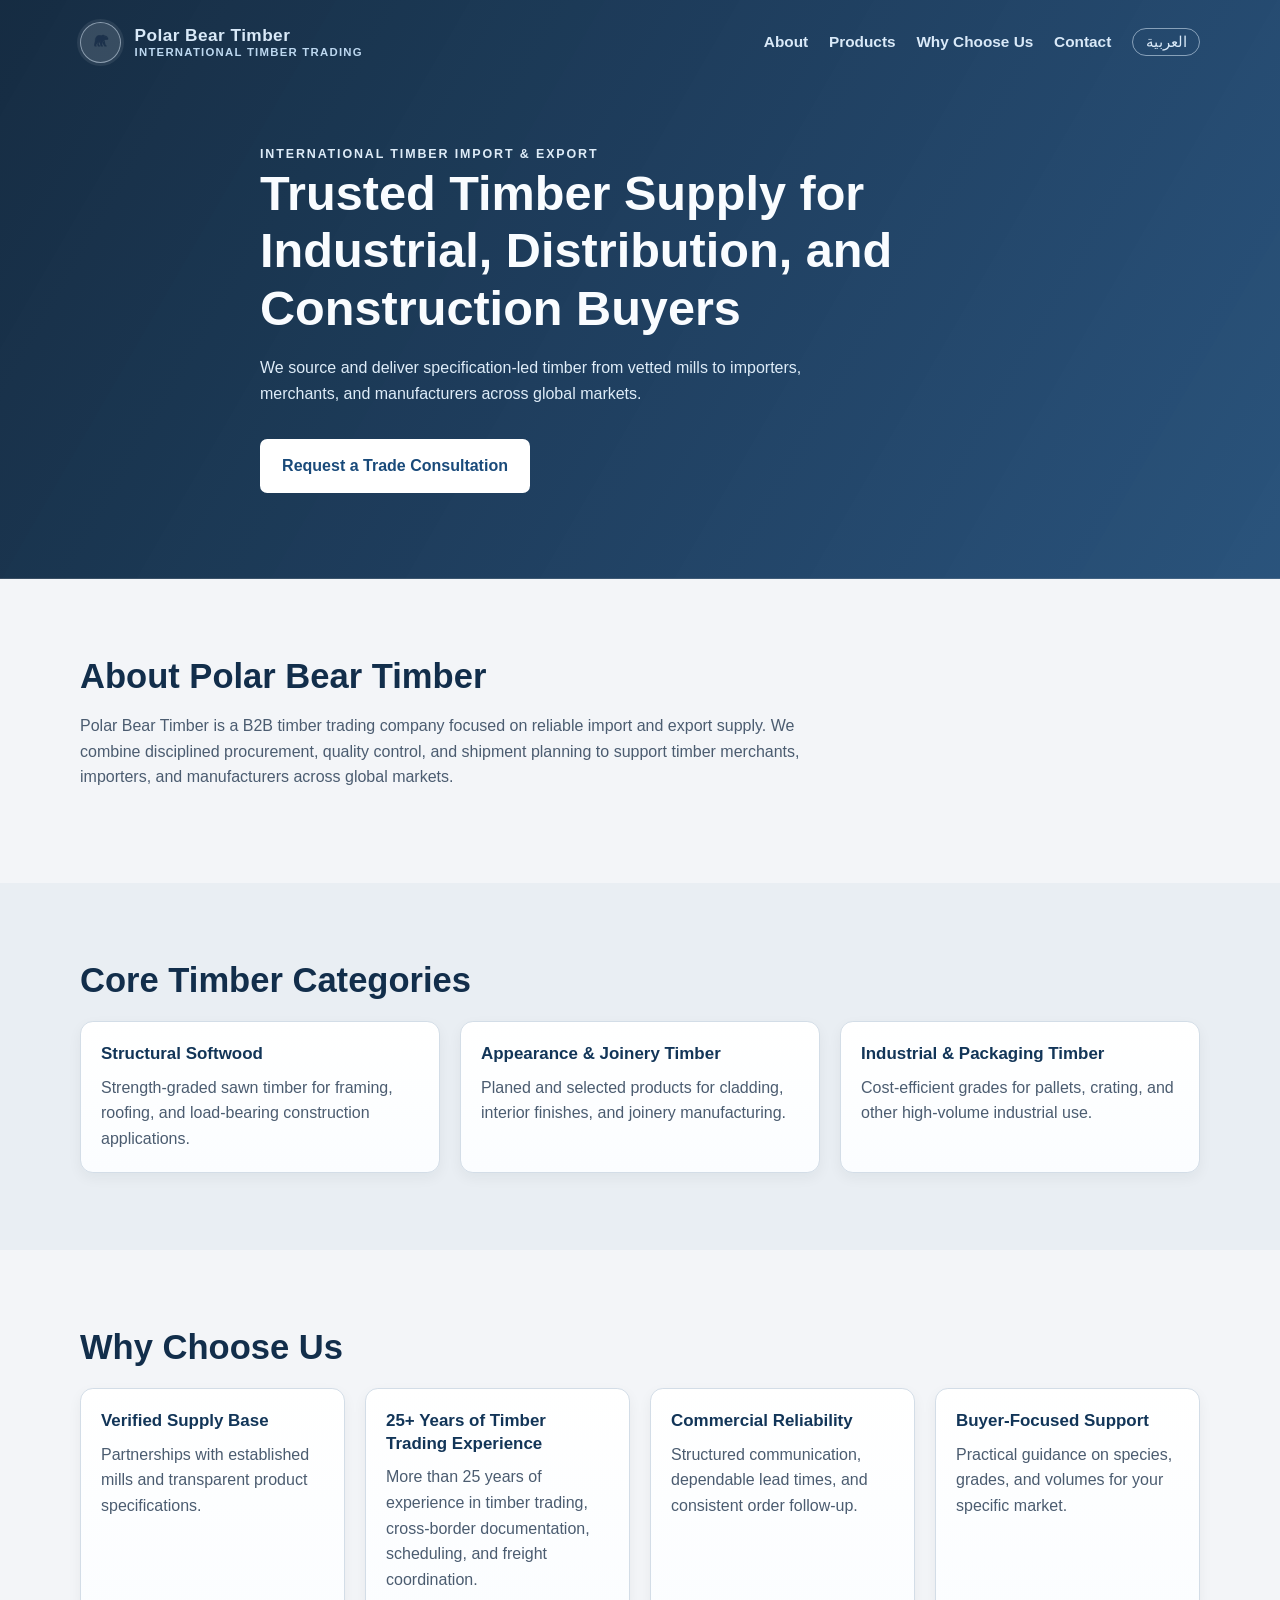
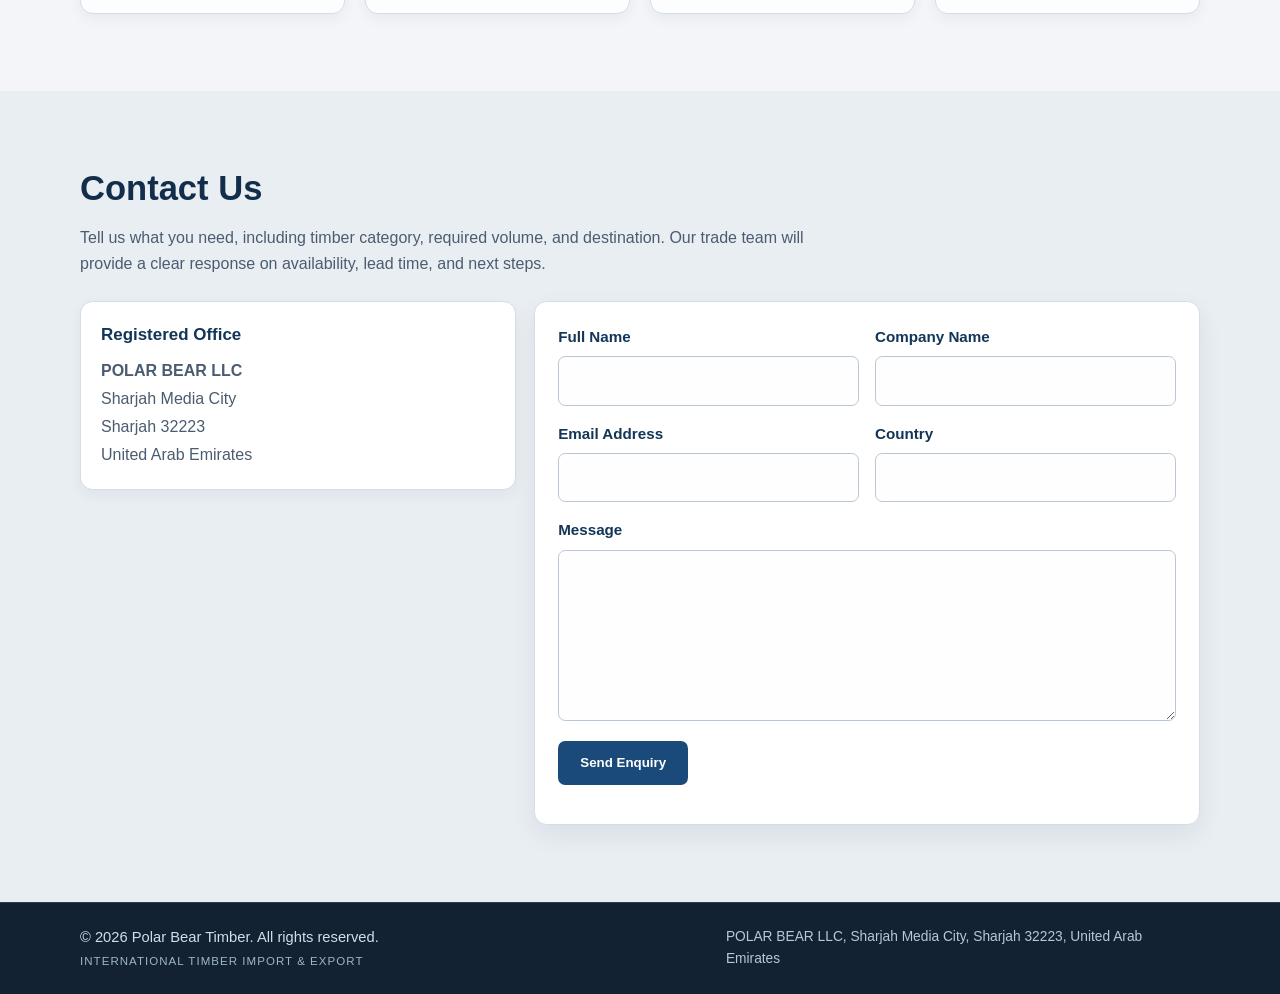
<file: index.html>
<!DOCTYPE html>
<html lang="en">
  <head>
    <meta charset="UTF-8" />
    <meta name="viewport" content="width=device-width, initial-scale=1.0" />
    <title>Polar Bear Timber | International Timber Trading</title>
    <meta
      name="description"
      content="Polar Bear Timber is a B2B timber trading company supplying specification-led timber to importers, merchants, and manufacturers across global markets."
    />
    <link rel="canonical" href="https://polarbeartimber.com/" />
    <link rel="alternate" hreflang="en" href="https://polarbeartimber.com/" />
    <link rel="alternate" hreflang="ar" href="https://polarbeartimber.com/ar" />
    <link rel="alternate" hreflang="x-default" href="https://polarbeartimber.com/" />
    <link rel="icon" type="image/png" sizes="32x32" href="assets/favicon.png" />
    <link rel="shortcut icon" href="assets/favicon.png" />
    <link rel="apple-touch-icon" href="assets/favicon.png" />
    <link rel="stylesheet" href="style.css" />
  </head>
  <body>
    <header class="hero" id="top">
      <nav class="container nav">
        <a class="brand" href="#top" aria-label="Polar Bear Timber home">
          <img class="brand-icon" src="assets/favicon.png" alt="Polar Bear Timber bear icon" />
          <span class="brand-text">
            <strong>Polar Bear Timber</strong>
            <span>International Timber Trading</span>
          </span>
        </a>
        <ul>
          <li><a href="#about">About</a></li>
          <li><a href="#products">Products</a></li>
          <li><a href="#why-us">Why Choose Us</a></li>
          <li><a href="#contact">Contact</a></li>
          <li><a class="language-link" href="/ar">العربية</a></li>
        </ul>
      </nav>

      <div class="container hero-content">
        <p class="eyebrow">International Timber Import &amp; Export</p>
        <h1>Trusted Timber Supply for Industrial, Distribution, and Construction Buyers</h1>
        <p>
          We source and deliver specification-led timber from vetted mills to importers, merchants,
          and manufacturers across global markets.
        </p>
        <a class="button" href="#contact">Request a Trade Consultation</a>
      </div>
    </header>

    <main>
      <section class="section" id="about">
        <div class="container">
          <h2>About Polar Bear Timber</h2>
          <p>
            Polar Bear Timber is a B2B timber trading company focused on reliable import and export
            supply. We combine disciplined procurement, quality control, and shipment planning to
            support timber merchants, importers, and manufacturers across global markets.
          </p>
        </div>
      </section>

      <section class="section section-alt" id="products">
        <div class="container">
          <h2>Core Timber Categories</h2>
          <div class="grid products-grid">
            <article class="card">
              <h3>Structural Softwood</h3>
              <p>
                Strength-graded sawn timber for framing, roofing, and load-bearing construction
                applications.
              </p>
            </article>
            <article class="card">
              <h3>Appearance &amp; Joinery Timber</h3>
              <p>
                Planed and selected products for cladding, interior finishes, and joinery
                manufacturing.
              </p>
            </article>
            <article class="card">
              <h3>Industrial &amp; Packaging Timber</h3>
              <p>
                Cost-efficient grades for pallets, crating, and other high-volume industrial use.
              </p>
            </article>
          </div>
        </div>
      </section>

      <section class="section" id="why-us">
        <div class="container">
          <h2>Why Choose Us</h2>
          <div class="grid benefits-grid">
            <article class="card">
              <h3>Verified Supply Base</h3>
              <p>Partnerships with established mills and transparent product specifications.</p>
            </article>
            <article class="card">
              <h3>25+ Years of Timber Trading Experience</h3>
              <p>More than 25 years of experience in timber trading, cross-border documentation, scheduling, and freight coordination.</p>
            </article>
            <article class="card">
              <h3>Commercial Reliability</h3>
              <p>Structured communication, dependable lead times, and consistent order follow-up.</p>
            </article>
            <article class="card">
              <h3>Buyer-Focused Support</h3>
              <p>Practical guidance on species, grades, and volumes for your specific market.</p>
            </article>
          </div>
        </div>
      </section>

      <section class="section section-alt" id="contact">
        <div class="container contact-box">
          <div class="contact-intro">
            <h2>Contact Us</h2>
            <p>
              Tell us what you need, including timber category, required volume, and destination.
              Our trade team will provide a clear response on availability, lead time, and next
              steps.
            </p>
          </div>

          <div class="contact-layout">
            <div class="contact-details" aria-label="Company address">
              <h3>Registered Office</h3>
              <address>
                <strong>POLAR BEAR LLC</strong><br />
                Sharjah Media City<br />
                Sharjah 32223<br />
                United Arab Emirates
              </address>
            </div>

            <form class="enquiry-form" method="POST" action="https://formspree.io/f/xbdzaval">
              <input type="hidden" name="_subject" value="New Polar Bear Timber enquiry" />
              <div class="form-grid">
                <label for="full-name">
                  Full Name
                  <input id="full-name" name="full-name" type="text" autocomplete="name" required />
                </label>

                <label for="company-name">
                  Company Name
                  <input id="company-name" name="company-name" type="text" autocomplete="organization" required />
                </label>

                <label for="email-address">
                  Email Address
                  <input id="email-address" name="email-address" type="email" autocomplete="email" required />
                </label>

                <label for="country">
                  Country
                  <input id="country" name="country" type="text" autocomplete="country-name" required />
                </label>

                <label class="full-width" for="message">
                  Message
                  <textarea id="message" name="message" rows="6" required></textarea>
                </label>
              </div>

              <button type="submit" class="button form-submit">Send Enquiry</button>
              <p id="form-status" role="status" aria-live="polite"></p>
            </form>
          </div>
        </div>
      </section>
    </main>

    <footer>
      <div class="container footer-content">
        <div class="footer-branding">
          <p>&copy; <span id="year">2026</span> Polar Bear Timber. All rights reserved.</p>
          <p class="footer-tagline">International Timber Import &amp; Export</p>
        </div>
        <address aria-label="Polar Bear Timber address">
          POLAR BEAR LLC, Sharjah Media City, Sharjah 32223, United Arab Emirates
        </address>
      </div>
    </footer>

    <script>
      const enquiryForm = document.querySelector(".enquiry-form");
      const formStatus = document.getElementById("form-status");

      enquiryForm?.addEventListener("submit", async (event) => {
        event.preventDefault();

        formStatus.textContent = "Sending your enquiry...";

        try {
          const response = await fetch(enquiryForm.action, {
            method: "POST",
            body: new FormData(enquiryForm),
            headers: {
              Accept: "application/json",
            },
          });

          if (!response.ok) {
            throw new Error("Submission failed");
          }

          enquiryForm.innerHTML =
            '<h3>Thank you for your enquiry.</h3><p>Our timber trade team has received your message and will reply shortly.</p>';
        } catch (error) {
          formStatus.textContent =
            "We couldn't send your enquiry right now. Please try again in a moment.";
        }
      });
    </script>
  </body>
</html>
</file>
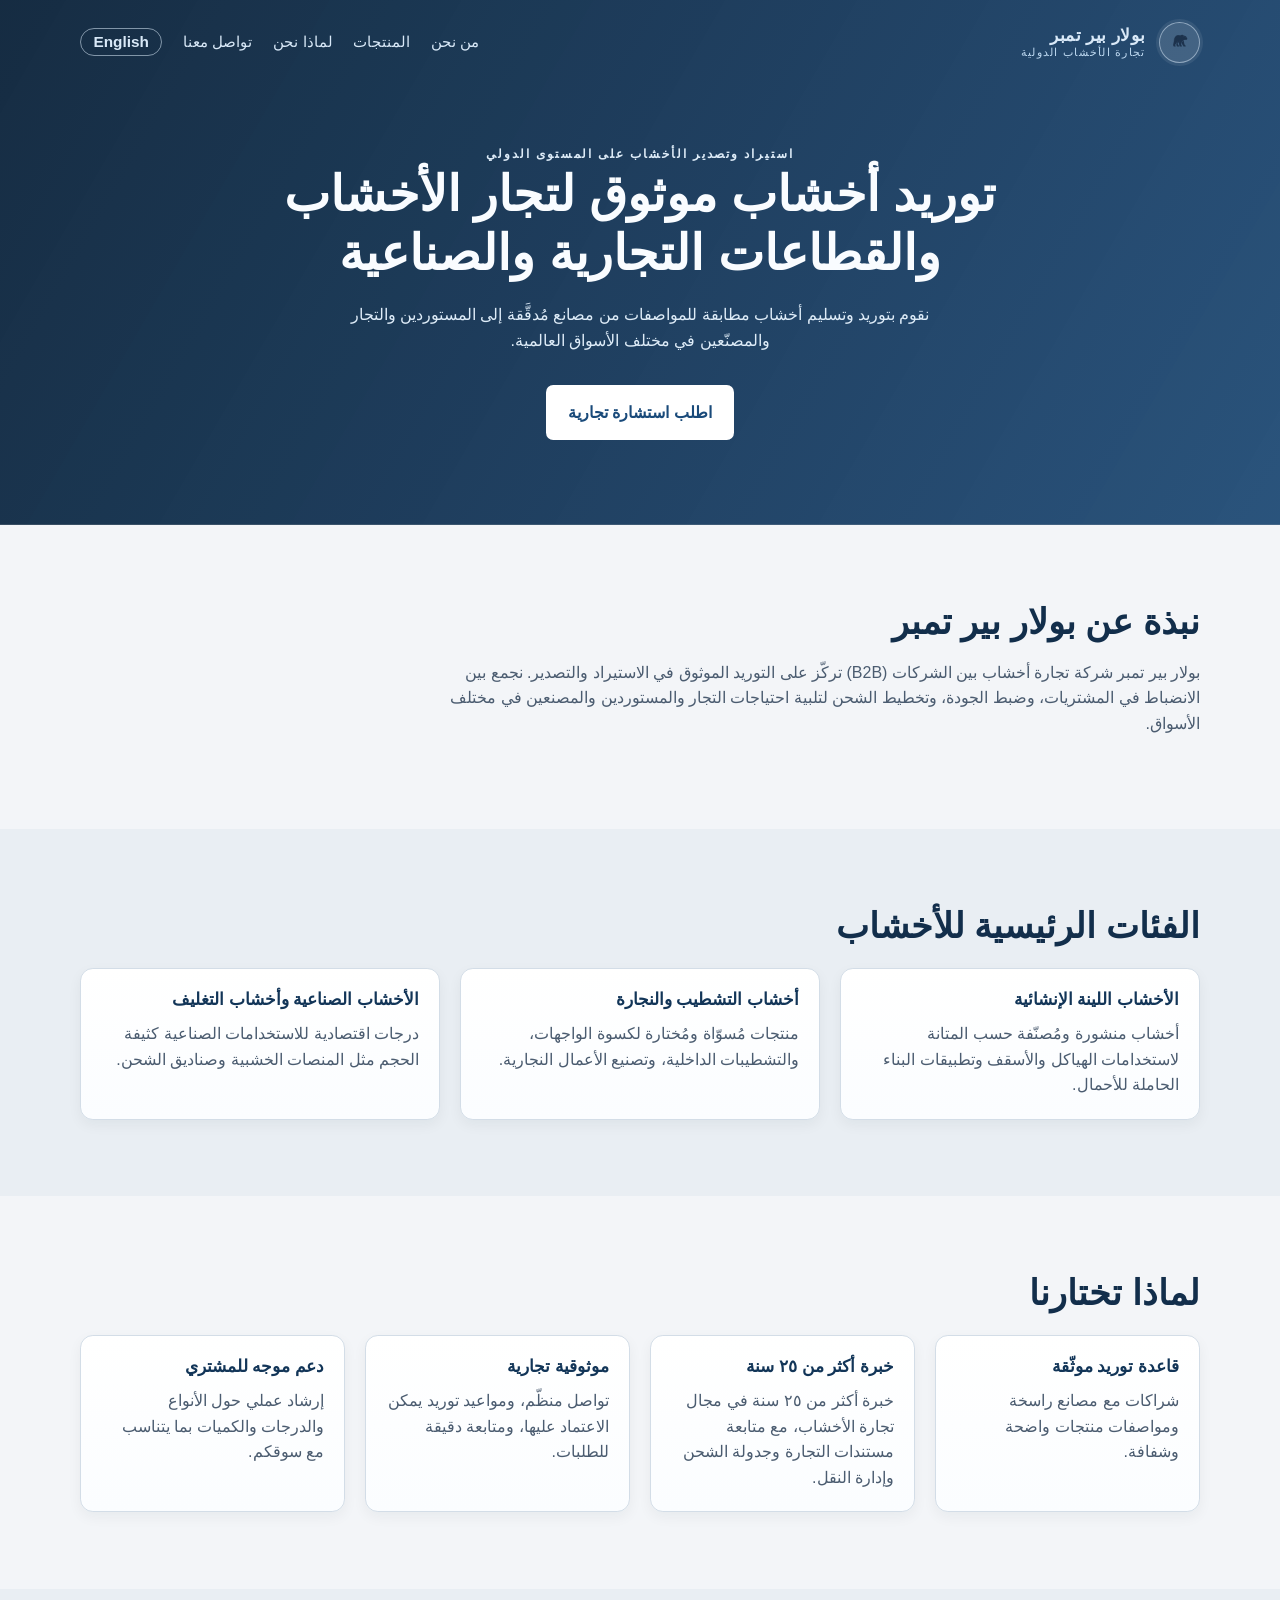
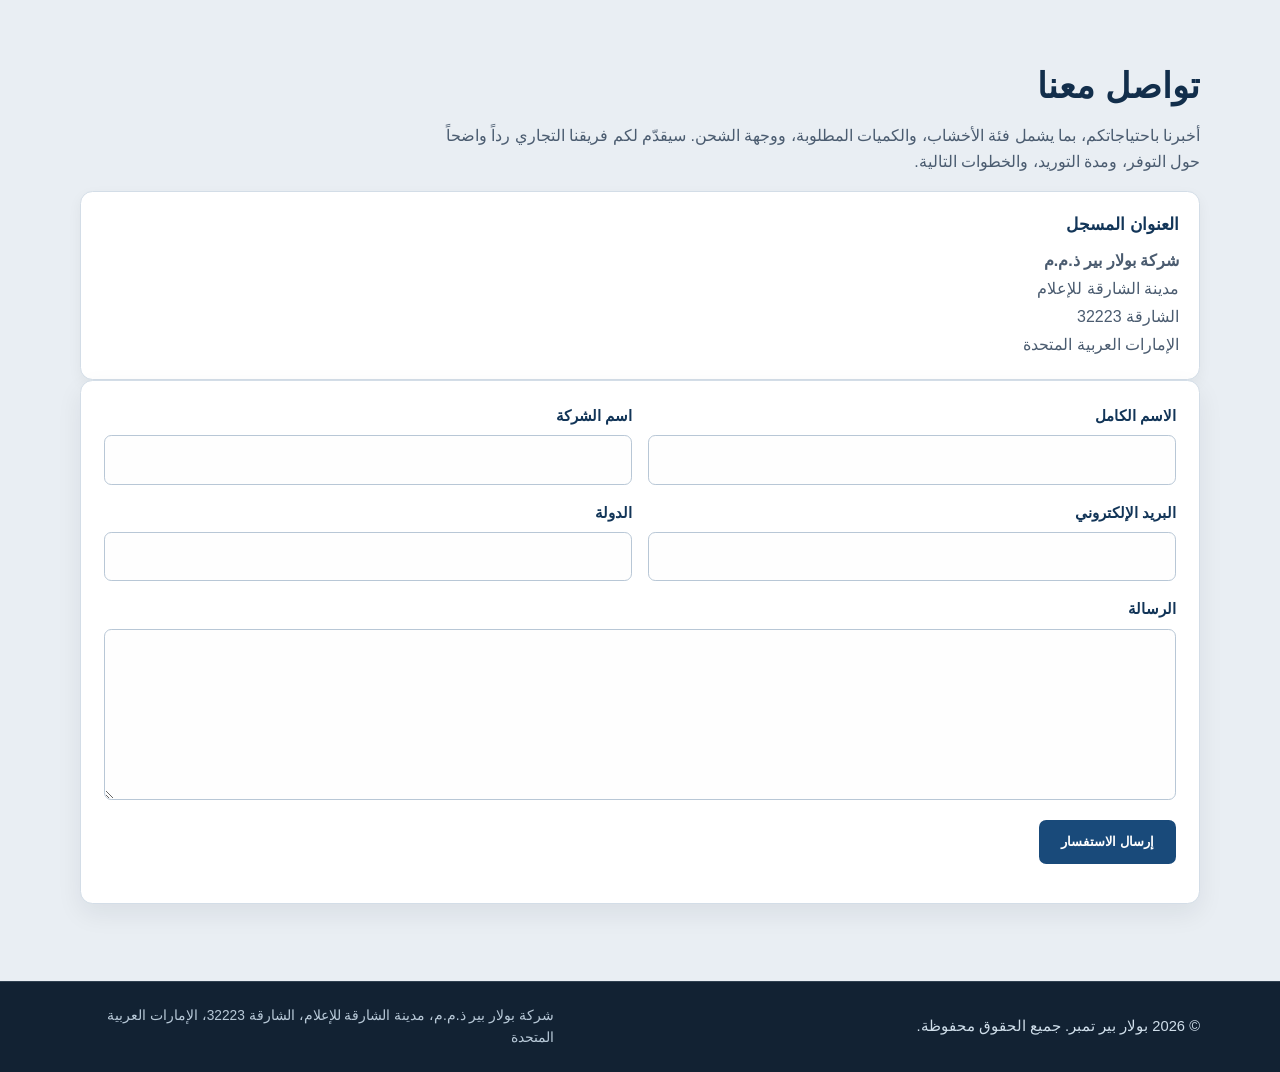
<file: ar.html>
<!DOCTYPE html>
<html lang="ar" dir="rtl">
  <head>
    <meta charset="UTF-8" />
    <meta name="viewport" content="width=device-width, initial-scale=1.0" />
    <title>بولار بير تمبر | تجارة الأخشاب الدولية</title>
    <meta
      name="description"
      content="بولار بير تمبر شركة تجارة أخشاب بين الشركات تركّز على توريد أخشاب مطابقة للمواصفات إلى التجار والمستوردين والمصنعين في مختلف الأسواق."
    />
    <link rel="canonical" href="https://polarbeartimber.com/ar" />
    <link rel="alternate" hreflang="en" href="https://polarbeartimber.com/" />
    <link rel="alternate" hreflang="ar" href="https://polarbeartimber.com/ar" />
    <link rel="alternate" hreflang="x-default" href="https://polarbeartimber.com/" />
    <link rel="icon" type="image/png" sizes="32x32" href="assets/favicon.png" />
    <link rel="shortcut icon" href="assets/favicon.png" />
    <link rel="apple-touch-icon" href="assets/favicon.png" />
    <link rel="stylesheet" href="style.css" />
  </head>
  <body>
    <header class="hero" id="top">
      <nav class="container nav">
        <a class="brand" href="#top" aria-label="الصفحة الرئيسية - بولار بير تمبر">
          <img class="brand-icon" src="assets/favicon.png" alt="أيقونة الدب - بولار بير تمبر" />
          <span class="brand-text">
            <strong>بولار بير تمبر</strong>
            <span>تجارة الأخشاب الدولية</span>
          </span>
        </a>
        <ul>
          <li><a href="#about">من نحن</a></li>
          <li><a href="#products">المنتجات</a></li>
          <li><a href="#why-us">لماذا نحن</a></li>
          <li><a href="#contact">تواصل معنا</a></li>
          <li><a class="language-link" href="/">English</a></li>
        </ul>
      </nav>

      <div class="container hero-content">
        <p class="eyebrow">استيراد وتصدير الأخشاب على المستوى الدولي</p>
        <h1 class="hero-title-ar">
          <span class="hero-title-ar-line">توريد أخشاب موثوق</span>
          <span class="hero-title-ar-line">لتجار الأخشاب</span>
          <span class="hero-title-ar-line">والقطاعات التجارية والصناعية</span>
        </h1>
        <p>
          نقوم بتوريد وتسليم أخشاب مطابقة للمواصفات من مصانع مُدقَّقة إلى المستوردين والتجار
          والمصنّعين في مختلف الأسواق العالمية.
        </p>
        <a class="button" href="#contact">اطلب استشارة تجارية</a>
      </div>
    </header>

    <main>
      <section class="section" id="about">
        <div class="container">
          <h2>نبذة عن بولار بير تمبر</h2>
          <p>
            بولار بير تمبر شركة تجارة أخشاب بين الشركات (B2B) تركّز على التوريد الموثوق في الاستيراد والتصدير. نجمع بين الانضباط في المشتريات، وضبط الجودة، وتخطيط الشحن لتلبية احتياجات التجار والمستوردين والمصنعين في مختلف الأسواق.
          </p>
        </div>
      </section>

      <section class="section section-alt" id="products">
        <div class="container">
          <h2>الفئات الرئيسية للأخشاب</h2>
          <div class="grid products-grid">
            <article class="card">
              <h3>الأخشاب اللينة الإنشائية</h3>
              <p>
                أخشاب منشورة ومُصنّفة حسب المتانة لاستخدامات الهياكل والأسقف وتطبيقات البناء
                الحاملة للأحمال.
              </p>
            </article>
            <article class="card">
              <h3>أخشاب التشطيب والنجارة</h3>
              <p>
                منتجات مُسوّاة ومُختارة لكسوة الواجهات، والتشطيبات الداخلية، وتصنيع الأعمال
                النجارية.
              </p>
            </article>
            <article class="card">
              <h3>الأخشاب الصناعية وأخشاب التغليف</h3>
              <p>
                درجات اقتصادية للاستخدامات الصناعية كثيفة الحجم مثل المنصات الخشبية وصناديق
                الشحن.
              </p>
            </article>
          </div>
        </div>
      </section>

      <section class="section" id="why-us">
        <div class="container">
          <h2>لماذا تختارنا</h2>
          <div class="grid benefits-grid">
            <article class="card">
              <h3>قاعدة توريد موثّقة</h3>
              <p>شراكات مع مصانع راسخة ومواصفات منتجات واضحة وشفافة.</p>
            </article>
            <article class="card">
              <h3>خبرة أكثر من ٢٥ سنة</h3>
              <p>خبرة أكثر من ٢٥ سنة في مجال تجارة الأخشاب، مع متابعة مستندات التجارة وجدولة الشحن وإدارة النقل.</p>
            </article>
            <article class="card">
              <h3>موثوقية تجارية</h3>
              <p>تواصل منظّم، ومواعيد توريد يمكن الاعتماد عليها، ومتابعة دقيقة للطلبات.</p>
            </article>
            <article class="card">
              <h3>دعم موجه للمشتري</h3>
              <p>إرشاد عملي حول الأنواع والدرجات والكميات بما يتناسب مع سوقكم.</p>
            </article>
          </div>
        </div>
      </section>

      <section class="section section-alt" id="contact">
        <div class="container contact-box">
          <h2>تواصل معنا</h2>
          <p>
            أخبرنا باحتياجاتكم، بما يشمل فئة الأخشاب، والكميات المطلوبة، ووجهة الشحن. سيقدّم
            لكم فريقنا التجاري رداً واضحاً حول التوفر، ومدة التوريد، والخطوات التالية.
          </p>
          <div class="contact-details" aria-label="عنوان الشركة">
            <h3>العنوان المسجل</h3>
            <address dir="rtl">
              <strong>شركة بولار بير ذ.م.م</strong><br />
              مدينة الشارقة للإعلام<br />
              الشارقة 32223<br />
              الإمارات العربية المتحدة
            </address>
          </div>
          <form class="enquiry-form" method="POST" action="https://formspree.io/f/xbdzaval">
            <input type="hidden" name="_subject" value="استفسار جديد من بولار بير تمبر" />
            <div class="form-grid">
              <label for="full-name">
                الاسم الكامل
                <input id="full-name" name="full-name" type="text" autocomplete="name" required />
              </label>

              <label for="company-name">
                اسم الشركة
                <input id="company-name" name="company-name" type="text" autocomplete="organization" required />
              </label>

              <label for="email-address">
                البريد الإلكتروني
                <input id="email-address" name="email-address" type="email" autocomplete="email" required />
              </label>

              <label for="country">
                الدولة
                <input id="country" name="country" type="text" autocomplete="country-name" required />
              </label>

              <label class="full-width" for="message">
                الرسالة
                <textarea id="message" name="message" rows="6" required></textarea>
              </label>
            </div>

            <button type="submit" class="button form-submit">إرسال الاستفسار</button>
            <p id="form-status" role="status" aria-live="polite"></p>
          </form>
        </div>
      </section>
    </main>

    <footer>
      <div class="container footer-content">
        <p>© <span id="year">2026</span> بولار بير تمبر. جميع الحقوق محفوظة.</p>
        <address aria-label="عنوان بولار بير تمبر" dir="rtl">
          شركة بولار بير ذ.م.م، مدينة الشارقة للإعلام، الشارقة 32223، الإمارات العربية المتحدة
        </address>
      </div>
    </footer>

    <script>
      const enquiryForm = document.querySelector(".enquiry-form");
      const formStatus = document.getElementById("form-status");

      enquiryForm?.addEventListener("submit", async (event) => {
        event.preventDefault();

        formStatus.textContent = "جاري إرسال استفساركم...";

        try {
          const response = await fetch(enquiryForm.action, {
            method: "POST",
            body: new FormData(enquiryForm),
            headers: {
              Accept: "application/json",
            },
          });

          if (!response.ok) {
            throw new Error("تعذر الإرسال");
          }

          enquiryForm.innerHTML =
            "<h3>شكرًا لتواصلكم.</h3><p>استلم فريق تجارة الأخشاب رسالتكم وسيتم الرد عليكم قريبًا.</p>";
        } catch (error) {
          formStatus.textContent =
            "تعذر إرسال الاستفسار حاليًا. يرجى المحاولة مرة أخرى بعد قليل.";
        }
      });
    </script>
  </body>
</html>
</file>
<file: style.css>
:root {
  --bg: #f3f5f8;
  --surface: #ffffff;
  --surface-alt: #e9eef3;
  --text: #1f2a37;
  --muted: #4b5c70;
  --primary: #194a7a;
  --primary-dark: #123558;
  --border: #d3dde7;
  --shadow: 0 10px 26px rgba(17, 30, 45, 0.07);
  --shadow-soft: 0 5px 14px rgba(17, 30, 45, 0.05);
}

* {
  box-sizing: border-box;
}

body {
  margin: 0;
  font-family: "Segoe UI", Roboto, Arial, sans-serif;
  line-height: 1.6;
  color: var(--text);
  background: var(--bg);
}

.container {
  width: min(1120px, calc(100% - 3rem));
  margin-inline: auto;
}

.hero {
  background: linear-gradient(120deg, rgba(14, 37, 60, 0.97), rgba(25, 70, 114, 0.92));
  color: #f9fcff;
  padding-bottom: 5.3rem;
  border-bottom: 1px solid rgba(190, 209, 226, 0.2);
}

.nav {
  display: flex;
  justify-content: space-between;
  align-items: center;
  padding: 1.35rem 0;
  gap: 1rem;
}

.brand {
  display: inline-flex;
  align-items: center;
  gap: 0.85rem;
  text-decoration: none;
  color: #ffffff;
  flex-shrink: 0;
}

.brand-icon {
  display: block;
  width: clamp(2.45rem, 3.2vw, 3rem);
  height: clamp(2.45rem, 3.2vw, 3rem);
  border-radius: 50%;
  background: rgba(255, 255, 255, 0.14);
  border: 1px solid rgba(217, 233, 248, 0.52);
  padding: 0.24rem;
  box-shadow: 0 0 0 3px rgba(255, 255, 255, 0.08);
}

.brand-text {
  display: inline-flex;
  flex-direction: column;
  line-height: 1.1;
}

.brand-text strong {
  font-size: clamp(1.05rem, 1.35vw, 1.2rem);
  letter-spacing: 0.025em;
  font-weight: 700;
}

.brand-text span {
  margin-top: 0.1rem;
  font-size: 0.71rem;
  letter-spacing: 0.11em;
  text-transform: uppercase;
  color: #bdd8f0;
}

.nav ul {
  display: flex;
  list-style: none;
  margin: 0;
  padding: 0;
  gap: 1.3rem;
  align-items: center;
}

.nav a {
  color: #d9e9f8;
  text-decoration: none;
  font-weight: 550;
  font-size: 0.96rem;
}

.nav a:hover,
.nav a:focus-visible {
  color: #ffffff;
}

.language-link {
  border: 1px solid rgba(217, 233, 248, 0.55);
  border-radius: 999px;
  padding: 0.28rem 0.78rem;
}

.hero-content {
  padding-top: 3.8rem;
  max-width: 760px;
}

.eyebrow {
  text-transform: uppercase;
  letter-spacing: 0.15em;
  font-size: 0.78rem;
  color: #a8ccec;
  margin-bottom: 0.85rem;
  font-weight: 600;
}

.hero h1 {
  margin: 0 0 1.15rem;
  line-height: 1.18;
  font-size: clamp(1.95rem, 3.8vw, 3.08rem);
}

.hero p {
  margin: 0;
  color: #deecf8;
  max-width: 68ch;
}

.button {
  display: inline-block;
  margin-top: 2rem;
  background: #ffffff;
  color: var(--primary);
  text-decoration: none;
  font-weight: 700;
  padding: 0.84rem 1.32rem;
  border-radius: 0.45rem;
  border: 1px solid transparent;
  cursor: pointer;
  transition: background-color 0.2s ease, transform 0.2s ease;
}

.button:hover,
.button:focus-visible {
  background: #e8f2fb;
  transform: translateY(-1px);
}

.section {
  padding: 4.8rem 0;
}

.section h2 {
  font-size: clamp(1.62rem, 3vw, 2.16rem);
  margin-top: 0;
  margin-bottom: 1rem;
  line-height: 1.2;
  color: #122e4b;
}

.section p {
  color: var(--muted);
  max-width: 760px;
}

.section-alt {
  background: var(--surface-alt);
}

.grid {
  display: grid;
  gap: 1.25rem;
  margin-top: 1.25rem;
}

.products-grid {
  grid-template-columns: repeat(auto-fit, minmax(220px, 1fr));
}

.benefits-grid {
  grid-template-columns: repeat(auto-fit, minmax(230px, 1fr));
}

.card {
  background: linear-gradient(180deg, #ffffff 0%, #fbfdff 100%);
  border: 1px solid var(--border);
  border-radius: 0.8rem;
  padding: 1.3rem 1.25rem;
  box-shadow: var(--shadow-soft);
  min-height: 100%;
}

.card h3 {
  margin-top: 0;
  margin-bottom: 0.55rem;
  color: var(--primary-dark);
  font-size: 1.06rem;
  line-height: 1.35;
}

.card p {
  margin: 0;
}

.contact-box {
  text-align: start;
}

.contact-intro {
  max-width: 760px;
}

.contact-layout {
  margin-top: 1.5rem;
  display: grid;
  grid-template-columns: minmax(240px, 0.95fr) minmax(0, 1.45fr);
  gap: 1.1rem;
  align-items: start;
}

.contact-details {
  padding: 1.2rem 1.25rem;
  background: var(--surface);
  border: 1px solid var(--border);
  border-radius: 0.78rem;
  box-shadow: var(--shadow-soft);
}

.contact-details h3 {
  margin: 0 0 0.6rem;
  color: var(--primary-dark);
  font-size: 1.06rem;
}

.contact-details address {
  margin: 0;
  color: var(--muted);
  font-style: normal;
  line-height: 1.75;
}

.enquiry-form {
  margin-top: 0;
  background: var(--surface);
  border: 1px solid var(--border);
  border-radius: 0.78rem;
  box-shadow: var(--shadow);
  padding: 1.45rem;
}

.form-grid {
  display: grid;
  grid-template-columns: repeat(2, minmax(0, 1fr));
  gap: 1rem;
}

.enquiry-form label {
  display: flex;
  flex-direction: column;
  font-weight: 600;
  color: var(--primary-dark);
  gap: 0.45rem;
  font-size: 0.95rem;
}

.enquiry-form input,
.enquiry-form textarea {
  width: 100%;
  border: 1px solid #b8c7d6;
  border-radius: 0.45rem;
  padding: 0.72rem 0.8rem;
  font: inherit;
  color: var(--text);
  background: #fefefe;
}

.enquiry-form input:focus,
.enquiry-form textarea:focus {
  outline: 2px solid rgba(25, 74, 122, 0.2);
  border-color: var(--primary);
}

.full-width {
  grid-column: 1 / -1;
}

.form-submit {
  margin-top: 1.25rem;
  background: var(--primary);
  color: #ffffff;
}

.form-submit:hover,
.form-submit:focus-visible {
  background: var(--primary-dark);
}

#form-status {
  margin-bottom: 0;
}

footer {
  background: #122233;
  color: #cfdeea;
  padding: 1.45rem 0;
  font-size: 0.92rem;
  border-top: 1px solid rgba(205, 220, 235, 0.16);
}

footer p {
  margin: 0;
}

.footer-content {
  display: flex;
  align-items: center;
  justify-content: space-between;
  gap: 1rem 2.2rem;
  flex-wrap: wrap;
}

.footer-branding {
  display: grid;
  gap: 0.2rem;
}

.footer-tagline {
  color: #9db5c8;
  text-transform: uppercase;
  letter-spacing: 0.09em;
  font-size: 0.72rem;
}

footer address {
  margin: 0;
  font-style: normal;
  color: #b7c8d7;
  font-size: 0.86rem;
  max-width: 62ch;
}

html[lang="ar"] .hero-content {
  text-align: center;
  margin-inline: auto;
}

html[lang="ar"] .hero-title-ar {
  line-height: 1.22;
}

html[lang="ar"] .hero-title-ar-line {
  display: inline;
}

html[lang="ar"] .hero p {
  margin-inline: auto;
}

@media (max-width: 910px) {
  .contact-layout {
    grid-template-columns: 1fr;
  }

  .enquiry-form {
    margin-top: 0.35rem;
  }
}

@media (max-width: 760px) {
  html[lang="ar"] .hero-title-ar {
    line-height: 1.3;
  }

  html[lang="ar"] .hero-title-ar-line {
    display: block;
  }

  .nav {
    flex-direction: column;
    align-items: flex-start;
    gap: 0.9rem;
  }

  .brand {
    gap: 0.62rem;
  }

  .brand-icon {
    width: 2.26rem;
    height: 2.26rem;
  }

  .brand-text strong {
    font-size: 0.98rem;
  }

  .brand-text span {
    font-size: 0.66rem;
  }

  .nav ul {
    flex-wrap: wrap;
    gap: 0.85rem 1rem;
  }

  .hero {
    padding-bottom: 4rem;
  }

  .hero-content {
    padding-top: 2.5rem;
  }

  .section {
    padding: 4rem 0;
  }

  .container {
    width: min(1100px, calc(100% - 2rem));
  }

  .footer-content {
    flex-direction: column;
    align-items: flex-start;
  }

  .form-grid {
    grid-template-columns: 1fr;
  }

  .full-width {
    grid-column: auto;
  }
}
</file>
